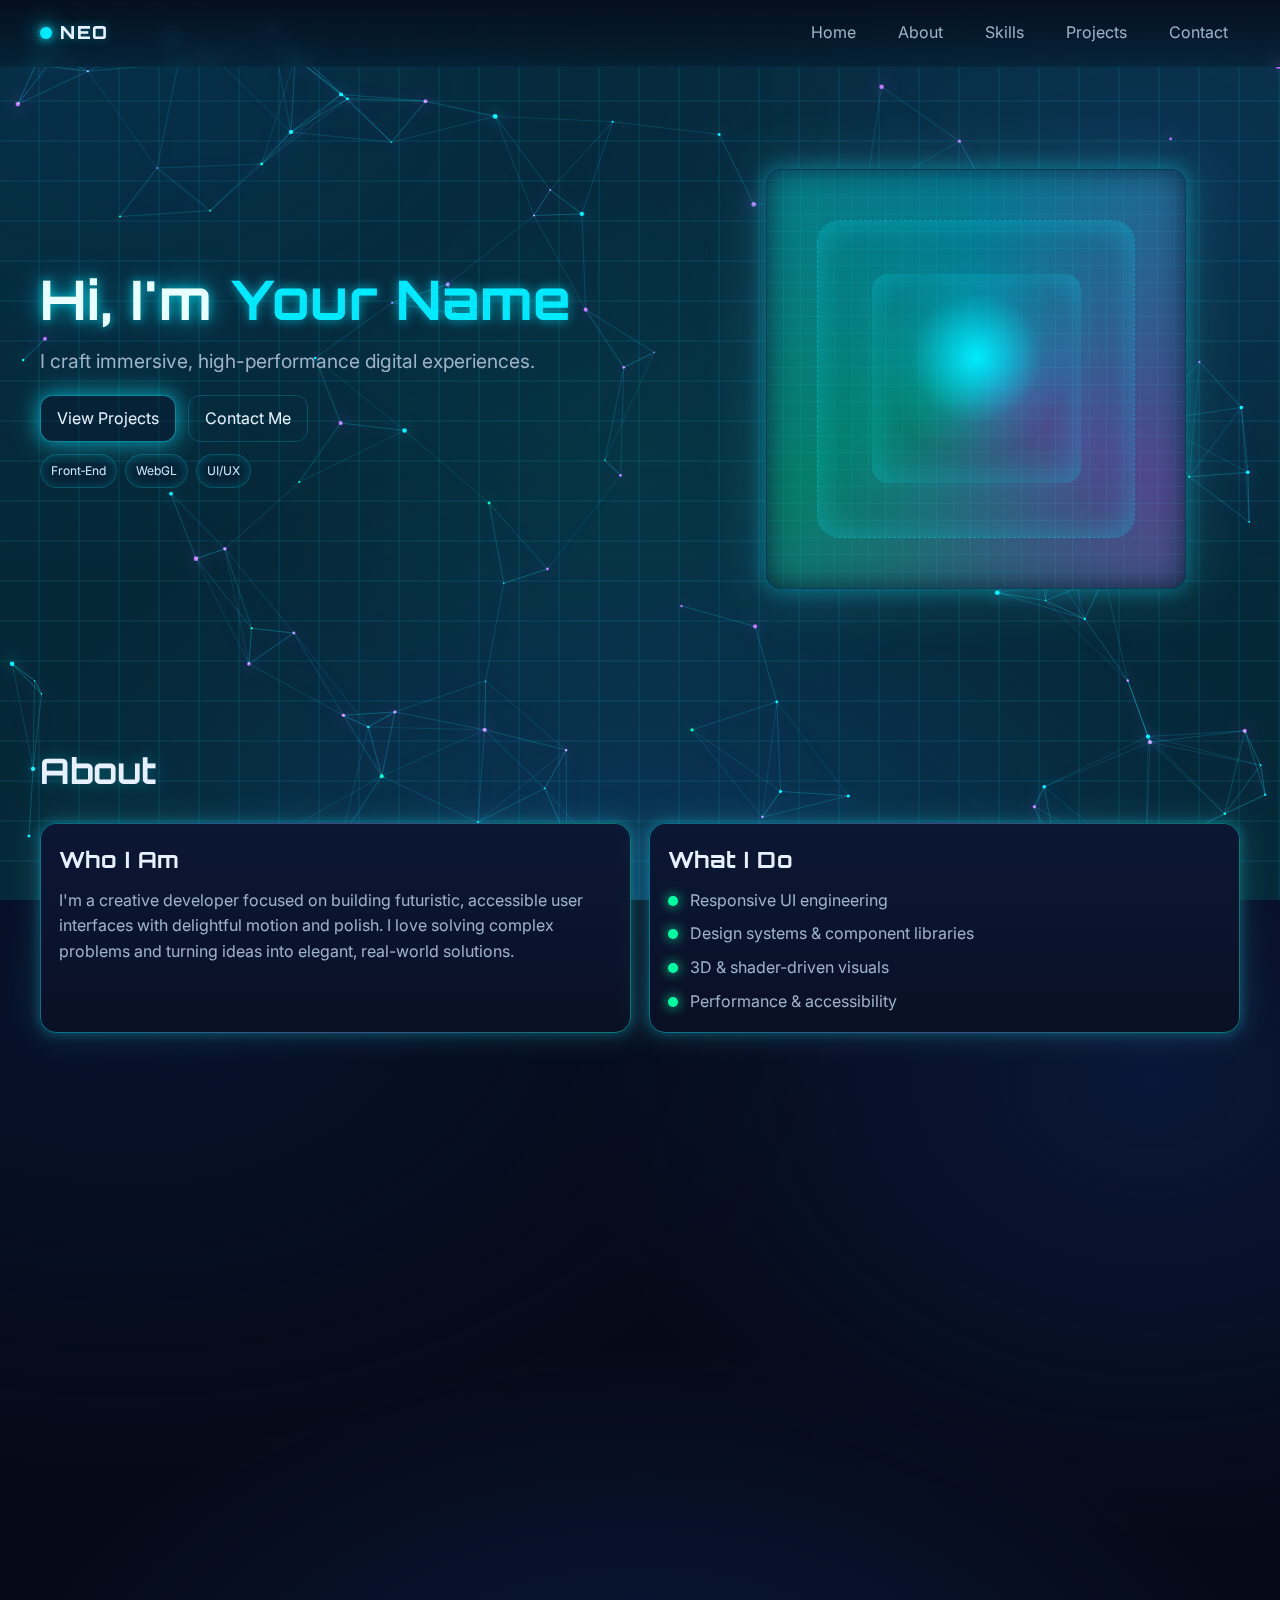
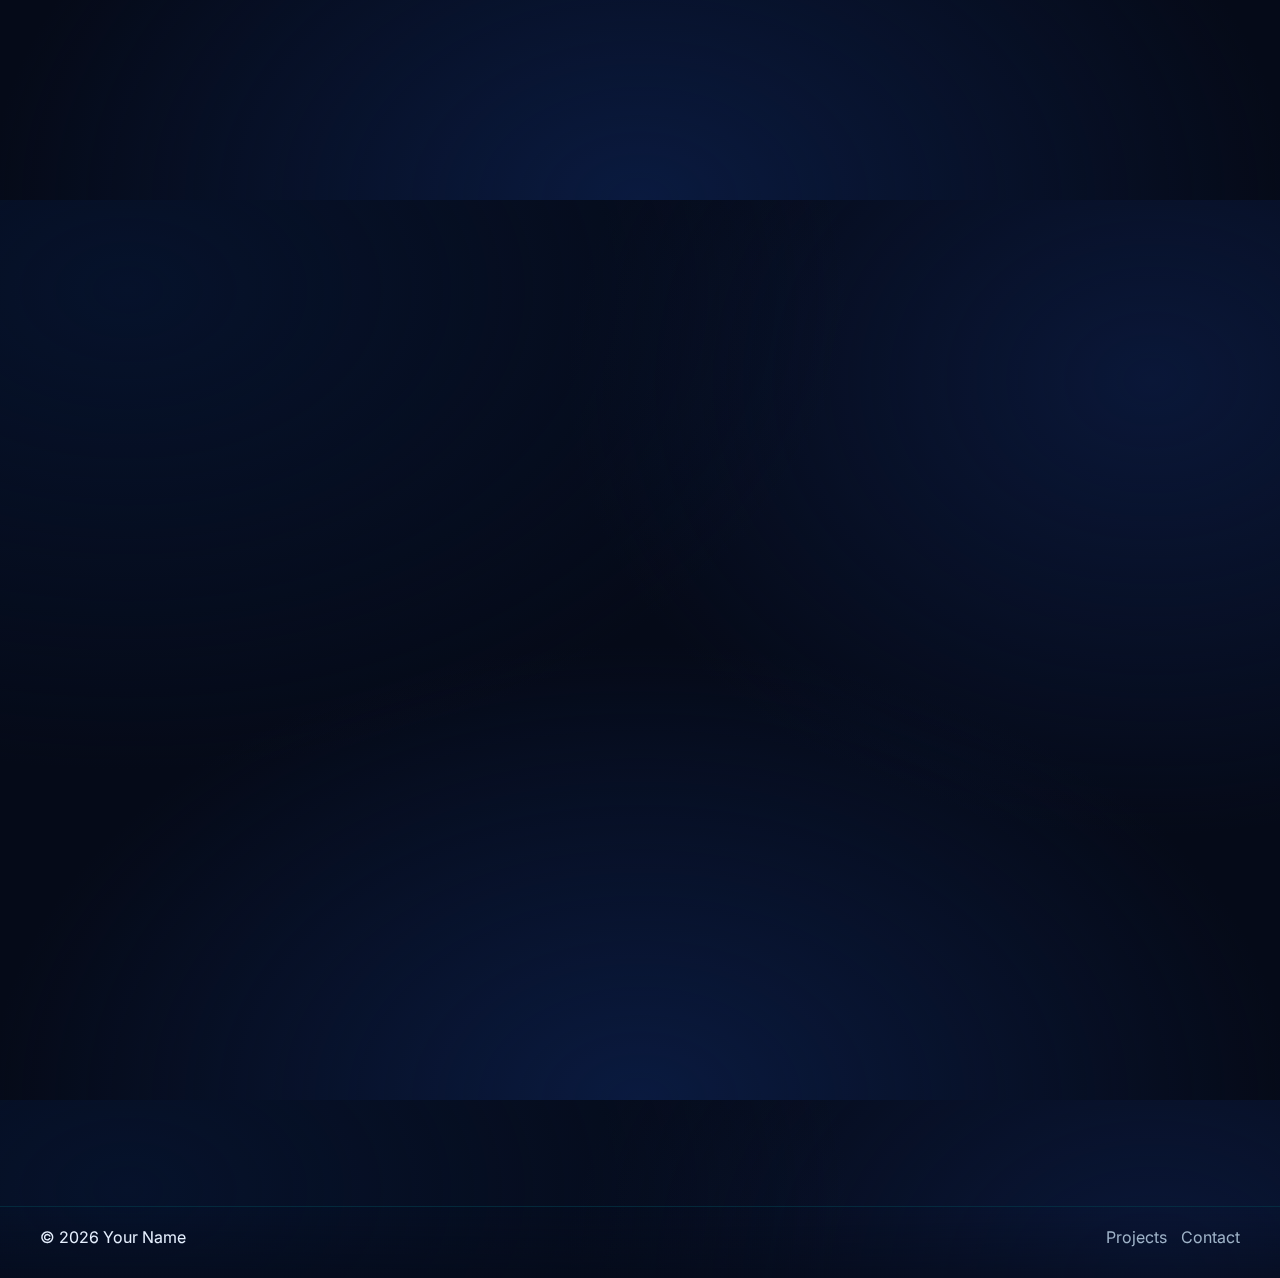
<file: neo-portfolio/index.html>
<!doctype html>
<html lang="en">
  <head>
    <meta charset="utf-8" />
    <meta name="viewport" content="width=device-width, initial-scale=1" />
    <meta name="description" content="A futuristic, neon-glow responsive portfolio" />
    <title>Neo Portfolio • Futuristic Glow</title>
    <link rel="preconnect" href="https://fonts.googleapis.com">
    <link rel="preconnect" href="https://fonts.gstatic.com" crossorigin>
    <link href="https://fonts.googleapis.com/css2?family=Inter:wght@300;400;600;800&family=Orbitron:wght@500;700;800&display=swap" rel="stylesheet">
    <link rel="stylesheet" href="styles.css" />
    <link rel="icon" href="data:image/svg+xml,%3Csvg xmlns='http://www.w3.org/2000/svg' viewBox='0 0 64 64'%3E%3Cdefs%3E%3CradialGradient id='g' cx='50%25' cy='50%25' r='65%25'%3E%3Cstop offset='0%25' stop-color='%2300eaff'/%3E%3Cstop offset='60%25' stop-color='%2300eaff' stop-opacity='.6'/%3E%3Cstop offset='100%25' stop-color='black' stop-opacity='0'/%3E%3C/rg%3E%3C/defs%3E%3Ccircle cx='32' cy='32' r='18' fill='%2300eaff'/%3E%3Ccircle cx='32' cy='32' r='28' fill='url(%23g)'/%3E%3C/svg%3E" />
  </head>
  <body>
    <canvas id="particles" aria-hidden="true"></canvas>
    <div id="grid-bg" class="grid-bg" aria-hidden="true"></div>

    <header class="site-header">
      <div class="container nav-wrap">
        <a href="#home" class="brand">
          <span class="logo-dot"></span>
          <span class="brand-text">NEO</span>
        </a>
        <nav id="site-nav" class="nav">
          <a href="#home" class="nav-link">Home</a>
          <a href="#about" class="nav-link">About</a>
          <a href="#skills" class="nav-link">Skills</a>
          <a href="#projects" class="nav-link">Projects</a>
          <a href="#contact" class="nav-link">Contact</a>
        </nav>
        <button id="menu-toggle" class="menu-toggle" aria-label="Open Menu" aria-expanded="false">
          <span></span><span></span><span></span>
        </button>
      </div>
    </header>

    <main id="home" class="main">
      <section class="hero section">
        <div class="container hero-inner">
          <div class="hero-copy">
            <h1 class="neon-text">Hi, I'm <span class="accent">Your Name</span></h1>
            <p class="tagline">I craft immersive, high-performance digital experiences.</p>
            <div class="hero-cta">
              <a href="#projects" class="btn neon-btn">View Projects</a>
              <a href="#contact" class="btn btn-ghost">Contact Me</a>
            </div>
            <div class="hero-meta">
              <span class="glow-chip">Front‑End</span>
              <span class="glow-chip">WebGL</span>
              <span class="glow-chip">UI/UX</span>
            </div>
          </div>
          <div class="hero-visual">
            <div class="holo-card">
              <div class="holo-core"></div>
              <div class="holo-ring"></div>
              <div class="holo-grid"></div>
            </div>
          </div>
        </div>
      </section>

      <section id="about" class="section">
        <div class="container">
          <h2 class="section-title">About</h2>
          <div class="about-grid">
            <div class="about-card glow-card">
              <h3>Who I Am</h3>
              <p>
                I'm a creative developer focused on building futuristic, accessible user interfaces with delightful motion and polish. I love solving complex problems and turning ideas into elegant, real-world solutions.
              </p>
            </div>
            <div class="about-card glow-card">
              <h3>What I Do</h3>
              <ul class="checklist">
                <li>Responsive UI engineering</li>
                <li>Design systems & component libraries</li>
                <li>3D & shader-driven visuals</li>
                <li>Performance & accessibility</li>
              </ul>
            </div>
          </div>
        </div>
      </section>

      <section id="skills" class="section">
        <div class="container">
          <h2 class="section-title">Skills</h2>
          <div class="skills-grid">
            <div class="skill glow-card">
              <span class="skill-name">HTML</span>
              <div class="meter" data-value="90"><span></span></div>
            </div>
            <div class="skill glow-card">
              <span class="skill-name">CSS</span>
              <div class="meter" data-value="92"><span></span></div>
            </div>
            <div class="skill glow-card">
              <span class="skill-name">JavaScript</span>
              <div class="meter" data-value="88"><span></span></div>
            </div>
            <div class="skill glow-card">
              <span class="skill-name">Three.js</span>
              <div class="meter" data-value="70"><span></span></div>
            </div>
            <div class="skill glow-card">
              <span class="skill-name">React</span>
              <div class="meter" data-value="85"><span></span></div>
            </div>
            <div class="skill glow-card">
              <span class="skill-name">Accessibility</span>
              <div class="meter" data-value="80"><span></span></div>
            </div>
          </div>
        </div>
      </section>

      <section id="projects" class="section">
        <div class="container">
          <h2 class="section-title">Projects</h2>
          <div class="projects-grid">
            <article class="project-card tilt glow-card">
              <div class="project-media gradient-media"></div>
              <div class="project-content">
                <h3>Neon Commerce</h3>
                <p>Next-gen e-commerce prototype with shader-based hover reveals and blazing performance.</p>
                <div class="project-tags"><span class="glow-chip">Next.js</span><span class="glow-chip">WebGL</span></div>
                <a href="#" class="btn btn-small neon-btn">Live Demo</a>
              </div>
            </article>
            <article class="project-card tilt glow-card">
              <div class="project-media gradient-media alt"></div>
              <div class="project-content">
                <h3>Holo Dashboard</h3>
                <p>Real-time analytics dashboard with glassmorphism and neon UI kit.</p>
                <div class="project-tags"><span class="glow-chip">React</span><span class="glow-chip">D3</span></div>
                <a href="#" class="btn btn-small neon-btn">Case Study</a>
              </div>
            </article>
            <article class="project-card tilt glow-card">
              <div class="project-media gradient-media tri"></div>
              <div class="project-content">
                <h3>Quantum Portfolio</h3>
                <p>Minimal portfolio starter with glowing grid and tasteful motion.</p>
                <div class="project-tags"><span class="glow-chip">Vanilla JS</span><span class="glow-chip">CSS</span></div>
                <a href="#" class="btn btn-small neon-btn">Source</a>
              </div>
            </article>
          </div>
        </div>
      </section>

      <section id="contact" class="section">
        <div class="container">
          <h2 class="section-title">Contact</h2>
          <div class="contact-grid">
            <div class="contact-card glow-card">
              <h3>Let's work together</h3>
              <p>Have a project in mind or just want to say hi? Reach out and let's build something beautiful.</p>
              <div class="contact-actions">
                <a class="btn neon-btn" href="mailto:you@example.com">Email Me</a>
                <a class="btn btn-ghost" href="https://www.linkedin.com" target="_blank" rel="noreferrer noopener">LinkedIn</a>
              </div>
            </div>
            <form class="contact-card glow-card contact-form" action="mailto:you@example.com" method="post" enctype="text/plain">
              <label>
                <span>Name</span>
                <input type="text" name="name" placeholder="Your name" required />
              </label>
              <label>
                <span>Email</span>
                <input type="email" name="email" placeholder="you@email.com" required />
              </label>
              <label>
                <span>Message</span>
                <textarea name="message" rows="5" placeholder="Tell me about your project..." required></textarea>
              </label>
              <button type="submit" class="btn neon-btn">Send</button>
            </form>
          </div>
        </div>
      </section>
    </main>

    <button id="scrollTop" class="scroll-top" aria-label="Scroll to top">
      <svg width="20" height="20" viewBox="0 0 24 24" fill="none" xmlns="http://www.w3.org/2000/svg" aria-hidden="true"><path d="M6 15l6-6 6 6" stroke="currentColor" stroke-width="2" stroke-linecap="round" stroke-linejoin="round"/></svg>
    </button>

    <footer class="site-footer">
      <div class="container footer-inner">
        <span>© <span id="year"></span> Your Name</span>
        <div class="footer-links">
          <a href="#projects" class="glow-link">Projects</a>
          <a href="#contact" class="glow-link">Contact</a>
        </div>
      </div>
    </footer>

    <script src="script.js"></script>
  </body>
</html>
</file>
<file: neo-portfolio/styles.css>
/* ========== Root & Reset ========== */
:root {
  --bg: #050a18;
  --panel: #0a1229;
  --text: #e6f0ff;
  --muted: #9fb3c8;
  --primary: #00eaff;
  --secondary: #b968ff;
  --accent: #00ffa3;
  --danger: #ff3d81;
  --ring: #00eaff44;
  --maxw: 1200px;
  --radius: 16px;
  --shadow-strong: 0 0 20px 2px #00eaff55, 0 0 60px 10px #6cf6ff22;
  --shadow-soft: 0 0 12px 1px #00eaff44, 0 0 28px 8px #6cf6ff1a;
}

* { box-sizing: border-box; }
html, body { height: 100%; }
html { scroll-behavior: smooth; }
body {
  margin: 0;
  font-family: Inter, system-ui, -apple-system, Segoe UI, Roboto, Arial, sans-serif;
  color: var(--text);
  background: radial-gradient(1200px 800px at 10% 10%, #06122b, transparent 60%),
              radial-gradient(900px 700px at 90% 20%, #0a1738, transparent 65%),
              radial-gradient(1000px 700px at 50% 100%, #0a1a3f, transparent 65%),
              var(--bg);
  line-height: 1.6;
  overflow-x: hidden;
}

h1, h2, h3 { font-family: Orbitron, Inter, sans-serif; letter-spacing: 0.02em; }
h1 { font-size: clamp(2rem, 3vw + 1rem, 4rem); line-height: 1.1; margin: 0 0 16px; }
h2 { font-size: clamp(1.4rem, 1.5vw + 1rem, 2.2rem); margin: 0 0 16px; }
h3 { font-size: clamp(1.1rem, 1vw + 0.8rem, 1.4rem); margin: 0 0 10px; }

p { margin: 0 0 12px; color: var(--muted); }
a { color: inherit; text-decoration: none; }

.container { width: min(100% - 32px, var(--maxw)); margin-inline: auto; }
.section { padding: clamp(48px, 6vw, 96px) 0; position: relative; }
.section-title { margin-bottom: 24px; text-shadow: 0 0 18px #00eaff55; }

/* ========== Background Grid & Particles ========== */
.grid-bg {
  position: fixed;
  inset: 0;
  z-index: -2;
  background:
    radial-gradient(50% 50% at 50% 50%, #00eaff11 0%, transparent 60%),
    linear-gradient(#00eaff22, #00eaff22),
    repeating-linear-gradient(
      0deg,
      transparent 0 38px,
      #00eaff11 38px 40px
    ),
    repeating-linear-gradient(
      90deg,
      transparent 0 38px,
      #00eaff11 38px 40px
    );
  mix-blend-mode: screen;
  pointer-events: none;
  animation: gridShift 20s linear infinite;
}

@keyframes gridShift { 0% { transform: translateY(0); } 100% { transform: translateY(-40px); } }

#particles {
  position: fixed;
  inset: 0;
  z-index: -1;
  pointer-events: none;
}

/* ========== Header & Navigation ========== */
.site-header {
  position: sticky;
  top: 0;
  z-index: 50;
  background: linear-gradient(180deg, rgba(5,10,24,0.85), rgba(5,10,24,0.35));
  backdrop-filter: blur(8px);
  border-bottom: 1px solid #00eaff22;
}

.nav-wrap { display: flex; align-items: center; justify-content: space-between; padding: 12px 0; }
.brand { display: inline-flex; align-items: center; gap: 8px; font-family: Orbitron, Inter, sans-serif; font-weight: 800; letter-spacing: 0.1em; }
.logo-dot { width: 12px; height: 12px; background: var(--primary); border-radius: 50%; box-shadow: 0 0 10px var(--primary), 0 0 24px var(--primary); }
.brand-text { color: var(--text); text-shadow: 0 0 10px #00eaff66; font-size: 18px; }

.nav { display: flex; gap: 18px; align-items: center; }
.nav-link { padding: 8px 12px; border-radius: 999px; color: var(--muted); position: relative; }
.nav-link::after { content: ""; position: absolute; inset: 0; border-radius: inherit; box-shadow: 0 0 0 0 var(--primary); transition: box-shadow .25s; }
.nav-link:hover, .nav-link:focus-visible { color: var(--text); }
.nav-link:hover::after, .nav-link:focus-visible::after { box-shadow: 0 0 10px 1px var(--primary), 0 0 30px 8px #00eaff22; }

.menu-toggle { display: none; width: 44px; height: 44px; border: 1px solid #00eaff33; border-radius: 10px; background: #0a122955; color: var(--text); align-items: center; justify-content: center; gap: 5px; box-shadow: var(--shadow-soft); }
.menu-toggle span { display: block; width: 18px; height: 2px; background: var(--text); box-shadow: 0 0 8px var(--primary); }

@media (max-width: 880px) {
  .nav { position: fixed; right: 16px; top: 70px; display: grid; gap: 8px; background: #081026ee; border: 1px solid #00eaff33; padding: 12px; border-radius: 14px; box-shadow: var(--shadow-strong); transform-origin: top right; transform: scale(0.95); opacity: 0; pointer-events: none; transition: opacity .25s, transform .25s; }
  .nav.open { opacity: 1; transform: scale(1); pointer-events: auto; }
  .menu-toggle { display: inline-flex; }
}

/* ========== Hero ========== */
.hero { padding-top: clamp(40px, 8vw, 120px); }
.hero-inner { display: grid; grid-template-columns: 1.1fr 0.9fr; align-items: center; gap: 28px; }
.hero-copy .tagline { font-size: clamp(1rem, 0.8vw + 0.8rem, 1.2rem); }
.hero-cta { display: flex; gap: 12px; margin: 18px 0 12px; }
.hero-meta { display: flex; flex-wrap: wrap; gap: 8px; }

.hero-visual { display: grid; place-items: center; }
.holo-card { position: relative; width: min(100%, 420px); aspect-ratio: 1; border-radius: var(--radius); background: linear-gradient(180deg, #0b1734, #0a1025); border: 1px solid #00eaff33; box-shadow: var(--shadow-strong); overflow: hidden; }
.holo-card::before { content: ""; position: absolute; inset: -2px; border-radius: inherit; background: conic-gradient(from 0deg, var(--primary), var(--secondary), var(--accent), var(--primary)); filter: blur(16px); opacity: .4; }
.holo-core { position: absolute; inset: 25% 25%; border-radius: 16px; background: radial-gradient(circle at 50% 40%, #00eaff, #00eaff22 40%, transparent 60%); box-shadow: inset 0 0 40px #00eaff55, 0 0 60px #00eaff22; animation: corePulse 3.2s ease-in-out infinite; }
.holo-ring { position: absolute; inset: 12% 12%; border-radius: 22px; border: 1px dashed #00eaff55; box-shadow: 0 0 32px #00eaff55 inset; animation: ringRotate 14s linear infinite; }
.holo-grid { position: absolute; inset: 0; background: repeating-linear-gradient(0deg, #00eaff0d 0 16px, #00eaff2e 16px 17px), repeating-linear-gradient(90deg, #00eaff0d 0 16px, #00eaff2e 16px 17px); mix-blend-mode: screen; opacity: .6; filter: drop-shadow(0 0 8px #00eaffaa); }

@keyframes corePulse { 0%, 100% { transform: scale(0.98); } 50% { transform: scale(1.02); } }
@keyframes ringRotate { to { transform: rotate(360deg); } }

@media (max-width: 980px) {
  .hero-inner { grid-template-columns: 1fr; }
}

/* ========== Cards, Buttons, Chips ========== */
.glow-card {
  position: relative;
  background: linear-gradient(180deg, #0b1734, #0a1025);
  border: 1px solid #00eaff33;
  border-radius: var(--radius);
  padding: 18px;
  box-shadow: var(--shadow-soft);
  transition: transform .2s ease, box-shadow .2s ease, border-color .2s ease;
}
.glow-card::before {
  content: "";
  position: absolute;
  inset: -1px;
  border-radius: inherit;
  padding: 1px;
  background: linear-gradient(90deg, #00eaff, #b968ff, #00ffa3);
  -webkit-mask: linear-gradient(#000 0 0) content-box, linear-gradient(#000 0 0);
  -webkit-mask-composite: xor;
          mask-composite: exclude;
  opacity: .3;
  pointer-events: none;
}
.glow-card:hover { transform: translateY(-2px); box-shadow: var(--shadow-strong); border-color: #00eaff77; }

.btn { display: inline-flex; align-items: center; justify-content: center; gap: 8px; padding: 10px 16px; border-radius: 12px; border: 1px solid #00eaff44; color: var(--text); background: #0a122955; cursor: pointer; transition: transform .2s, box-shadow .2s, background .2s; }
.btn:hover { transform: translateY(-1px); box-shadow: var(--shadow-soft); }
.btn-ghost { background: transparent; border-color: #00eaff33; }
.btn-small { padding: 8px 12px; border-radius: 10px; font-size: 14px; }

.neon-btn { position: relative; }
.neon-btn::after { content: ""; position: absolute; inset: 0; border-radius: inherit; box-shadow: 0 0 20px 2px var(--primary), 0 0 38px 10px #6cf6ff22; opacity: .6; transition: opacity .2s; }
.neon-btn:hover::after { opacity: 1; }

.glow-chip { display: inline-flex; align-items: center; gap: 8px; padding: 6px 10px; border-radius: 999px; font-size: 12px; color: #cfe9ff; background: #0a122955; border: 1px solid #00eaff44; box-shadow: 0 0 12px #00eaff33 inset; }

/* ========== About ========== */
.about-grid { display: grid; grid-template-columns: repeat(2, 1fr); gap: 18px; }
.checklist { list-style: none; padding: 0; margin: 0; display: grid; gap: 8px; color: var(--muted); }
.checklist li { position: relative; padding-left: 22px; }
.checklist li::before { content: ""; position: absolute; left: 0; top: 8px; width: 10px; height: 10px; border-radius: 50%; background: var(--accent); box-shadow: 0 0 12px var(--accent); }

@media (max-width: 880px) {
  .about-grid { grid-template-columns: 1fr; }
}

/* ========== Skills ========== */
.skills-grid { display: grid; grid-template-columns: repeat(3, 1fr); gap: 18px; }
.skill-name { font-weight: 700; color: #d9ecff; display: block; margin-bottom: 8px; }
.meter { position: relative; height: 10px; border-radius: 999px; background: #0f1a3a; border: 1px solid #00eaff33; overflow: hidden; box-shadow: inset 0 0 10px #00eaff33; }
.meter span { display: block; height: 100%; width: 0%; background: linear-gradient(90deg, var(--primary), var(--accent)); box-shadow: 0 0 16px #00eaffaa; border-right: 1px solid #00eaff; animation: fill 2s ease forwards; }
@keyframes fill { from { width: 0%; } to { width: var(--w); } }

@media (max-width: 980px) { .skills-grid { grid-template-columns: 1fr 1fr; } }
@media (max-width: 560px) { .skills-grid { grid-template-columns: 1fr; } }

/* ========== Projects ========== */
.projects-grid { display: grid; grid-template-columns: repeat(3, 1fr); gap: 18px; }
.project-card { display: grid; grid-template-rows: 160px auto; overflow: hidden; }
.project-media { position: relative; border-radius: 12px; border: 1px solid #00eaff44; box-shadow: inset 0 0 28px #00eaff33, 0 0 18px #00eaff22; }
.gradient-media { background: radial-gradient(circle at 20% 20%, #00eaff, transparent 40%), radial-gradient(circle at 80% 30%, #b968ff, transparent 40%), radial-gradient(circle at 50% 80%, #00ffa3, transparent 45%), #0a1229; }
.gradient-media.alt { background: radial-gradient(circle at 28% 30%, #b968ff, transparent 40%), radial-gradient(circle at 70% 20%, #00ffa3, transparent 40%), radial-gradient(circle at 50% 80%, #00eaff, transparent 45%), #0a1229; }
.gradient-media.tri { background: radial-gradient(circle at 25% 20%, #00ffa3, transparent 40%), radial-gradient(circle at 80% 30%, #00eaff, transparent 40%), radial-gradient(circle at 50% 80%, #b968ff, transparent 45%), #0a1229; }
.project-content { padding: 14px 4px 4px; }
.project-tags { display: flex; gap: 8px; flex-wrap: wrap; margin: 8px 0 12px; }

.tilt { transform-style: preserve-3d; will-change: transform; transition: transform .15s ease; }
.tilt:hover { }

@media (max-width: 980px) { .projects-grid { grid-template-columns: 1fr 1fr; } }
@media (max-width: 560px) { .projects-grid { grid-template-columns: 1fr; } }

/* ========== Contact ========== */
.contact-grid { display: grid; grid-template-columns: 1.2fr 1fr; gap: 18px; align-items: start; }
.contact-card h3 { margin-bottom: 8px; }
.contact-actions { display: flex; gap: 12px; margin-top: 8px; }
.contact-form label { display: grid; gap: 6px; margin-bottom: 12px; }
.contact-form input, .contact-form textarea { width: 100%; padding: 10px 12px; border-radius: 10px; border: 1px solid #00eaff44; background: #0a122955; color: var(--text); box-shadow: inset 0 0 12px #00eaff22; outline: none; }
.contact-form input:focus, .contact-form textarea:focus { border-color: #00eaffaa; box-shadow: 0 0 0 3px var(--ring), inset 0 0 12px #00eaff33; }

@media (max-width: 980px) { .contact-grid { grid-template-columns: 1fr; } }

/* ========== Footer ========== */
.site-footer { padding: 18px 0 28px; border-top: 1px solid #00eaff22; background: linear-gradient(180deg, rgba(5,10,24,0), rgba(5,10,24,0.5)); }
.footer-inner { display: flex; align-items: center; justify-content: space-between; gap: 12px; }
.footer-links { display: flex; gap: 14px; }
.glow-link { color: var(--muted); position: relative; }
.glow-link::after { content: ""; position: absolute; left: 0; right: 0; bottom: -2px; height: 2px; background: linear-gradient(90deg, var(--primary), var(--secondary)); box-shadow: 0 0 12px var(--primary); transform: scaleX(0); transform-origin: left; transition: transform .25s; }
.glow-link:hover::after { transform: scaleX(1); }

/* ========== Scroll Top ========== */
.scroll-top { position: fixed; right: 20px; bottom: 20px; width: 42px; height: 42px; display: grid; place-items: center; border-radius: 12px; border: 1px solid #00eaff55; background: #0a1229cc; color: var(--text); box-shadow: var(--shadow-soft); opacity: 0; transform: translateY(10px); pointer-events: none; transition: opacity .25s, transform .25s; }
.scroll-top.show { opacity: 1; transform: translateY(0); pointer-events: auto; }

/* ========== Neon Text ========== */
.neon-text { color: #eaffff; text-shadow: 0 0 10px #00eaffaa, 0 0 22px #00eaff88, 0 0 48px #00eaff55; }
.accent { color: var(--primary); text-shadow: 0 0 12px #00eaffaa; }

/* ========== Reveal Animations ========== */
.reveal { opacity: 0; transform: translateY(12px); transition: opacity .6s ease, transform .6s ease, filter .6s ease; filter: saturate(0.9) brightness(0.9); }
.reveal.in { opacity: 1; transform: translateY(0); filter: saturate(1) brightness(1); }

/* Respect reduced motion */
@media (prefers-reduced-motion: reduce) {
  * { animation: none !important; transition: none !important; }
}
</file>
